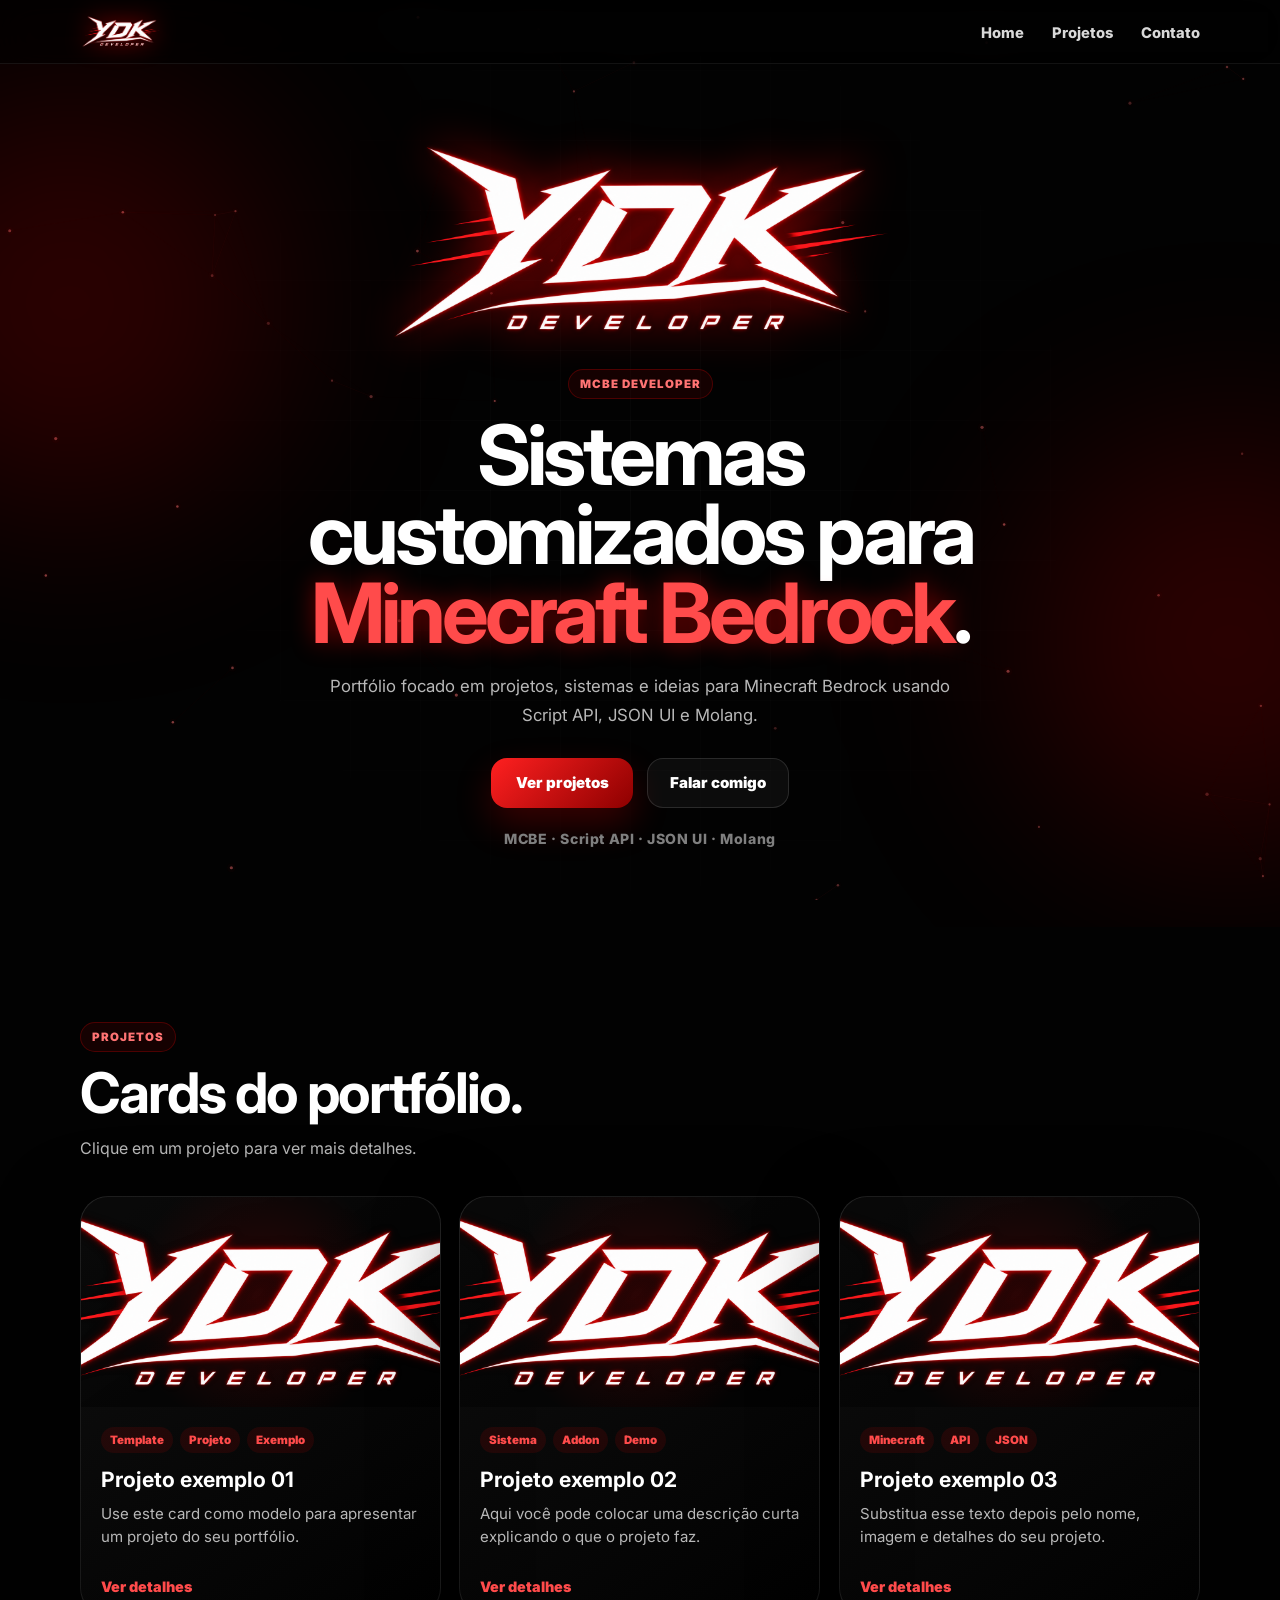
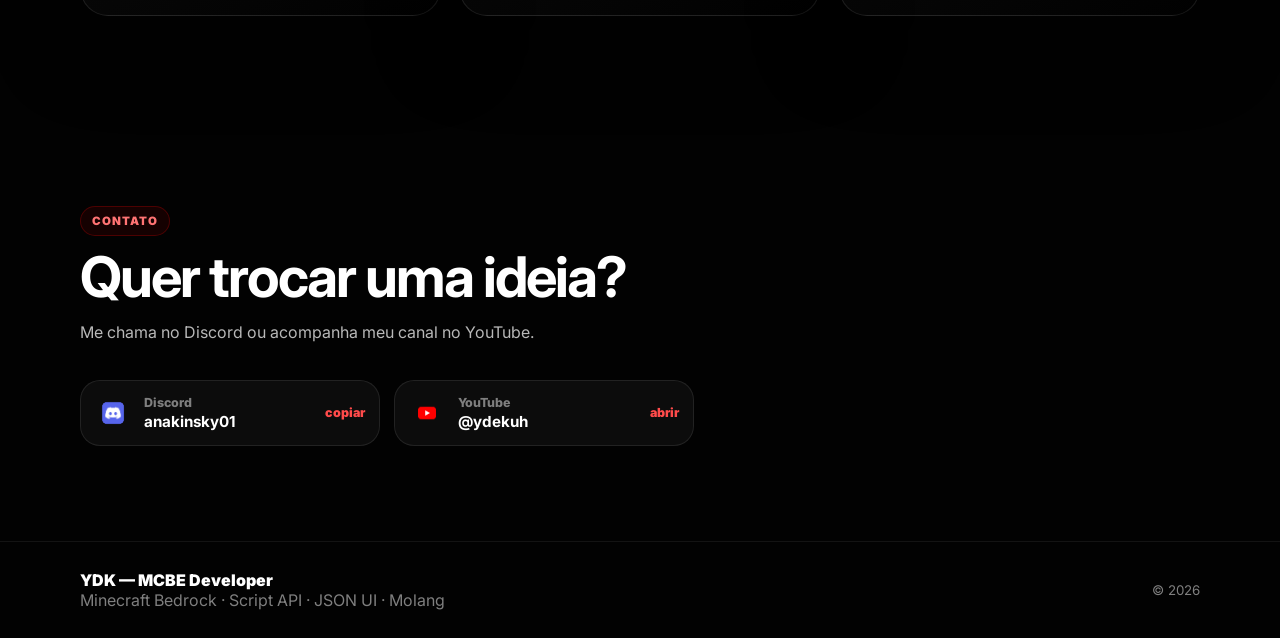
<file: index.html>
<!DOCTYPE html>
<html lang="pt-BR">
<head>
  <meta charset="UTF-8" />
  <meta name="viewport" content="width=device-width, initial-scale=1.0" />

  <title>YDK — MCBE Developer</title>

  <link rel="stylesheet" href="style.css?v=33" />

  <link rel="preconnect" href="https://fonts.googleapis.com" />
  <link rel="preconnect" href="https://fonts.gstatic.com" crossorigin />
  <link
    href="https://fonts.googleapis.com/css2?family=Inter:wght@300;400;500;600;700;800;900&display=swap"
    rel="stylesheet"
  />
</head>

<body>
  <canvas class="constellation-canvas" id="constellationCanvas"></canvas>

  <header class="topbar">
    <nav class="navbar">
      <a href="#home" class="brand">
        <img src="assets/logo.png" alt="YDK Developer" />
      </a>

      <ul class="nav-links" id="navLinks">
        <li><a href="#home">Home</a></li>
        <li><a href="#projects">Projetos</a></li>
        <li><a href="#contact">Contato</a></li>
      </ul>

      <button class="menu-btn" id="menuBtn" aria-label="Abrir menu">
        <span></span>
        <span></span>
        <span></span>
      </button>
    </nav>
  </header>

  <main>
    <section id="home" class="home">
      <div class="background-grid"></div>
      <div class="red-glow glow-one"></div>
      <div class="red-glow glow-two"></div>

      <div class="container home-content reveal">
        <div class="hero-logo-wrap">
          <img src="assets/logo.png" alt="YDK Developer" class="hero-logo" />
        </div>

        <span class="hero-tag">MCBE Developer</span>

        <h1>
          Sistemas customizados para
          <span>Minecraft Bedrock</span>.
        </h1>

        <p class="hero-text">
          Portfólio focado em projetos, sistemas e ideias para Minecraft Bedrock usando Script API, JSON UI e Molang.
        </p>

        <div class="hero-actions">
          <a href="#projects" class="btn primary">Ver projetos</a>
          <a href="#contact" class="btn secondary">Falar comigo</a>
        </div>

        <p class="hero-subtitle">
          MCBE · Script API · JSON UI · Molang
        </p>
      </div>
    </section>

    <section id="projects" class="section projects-section">
      <div class="container">
        <div class="section-header reveal">
          <span class="section-label">Projetos</span>
          <h2>Cards do portfólio.</h2>
          <p>Clique em um projeto para ver mais detalhes.</p>
        </div>

        <div class="projects-grid reveal" id="projectsGrid"></div>
      </div>
    </section>

    <section id="contact" class="section contact-section">
      <div class="container">
        <div class="section-header reveal">
          <span class="section-label">Contato</span>
          <h2>Quer trocar uma ideia?</h2>
          <p>Me chama no Discord ou acompanha meu canal no YouTube.</p>
        </div>

        <div class="contacts reveal">
          <button class="contact-card" id="discord" type="button">
            <img src="assets/discord.png" alt="Discord" class="contact-icon" />

            <div class="contact-info">
              <span>Discord</span>
              <strong>anakinsky01</strong>
            </div>

            <small class="contact-action">copiar</small>
          </button>

          <button class="contact-card" id="youtube" type="button">
            <img src="assets/youtube.png" alt="YouTube" class="contact-icon" />

            <div class="contact-info">
              <span>YouTube</span>
              <strong>@ydekuh</strong>
            </div>

            <small class="contact-action">abrir</small>
          </button>
        </div>
      </div>
    </section>
  </main>

  <div class="project-modal hidden" id="projectModal">
    <div class="modal-backdrop" id="modalBackdrop"></div>

    <article class="modal-card" role="dialog" aria-modal="true">
      <button class="modal-close" id="modalClose" type="button" aria-label="Fechar detalhes">
        ×
      </button>

      <div class="modal-image" id="modalImage"></div>

      <div class="modal-content">
        <span class="modal-status" id="modalStatus">Projeto</span>

        <h2 id="modalTitle">Título do projeto</h2>

        <p id="modalDescription">
          Descrição do projeto.
        </p>

        <div class="modal-tags" id="modalTags"></div>

        <div class="modal-details">
          <h3>Detalhes</h3>
          <p id="modalDetailsText">
            Mais informações sobre o projeto aparecem aqui.
          </p>
        </div>

        <div class="modal-features" id="modalFeatures"></div>

        <a href="#" class="modal-link hidden" id="modalLink" target="_blank" rel="noopener noreferrer">
          Abrir projeto
        </a>
      </div>
    </article>
  </div>

  <footer class="footer">
    <div class="container footer-content">
      <div>
        <p>YDK — MCBE Developer</p>
        <span>Minecraft Bedrock · Script API · JSON UI · Molang</span>
      </div>

      <small>© 2026</small>
    </div>
  </footer>

  <script src="projects-data.js?v=33"></script>
  <script src="script.js?v=33"></script>
</body>
</html>
</file>
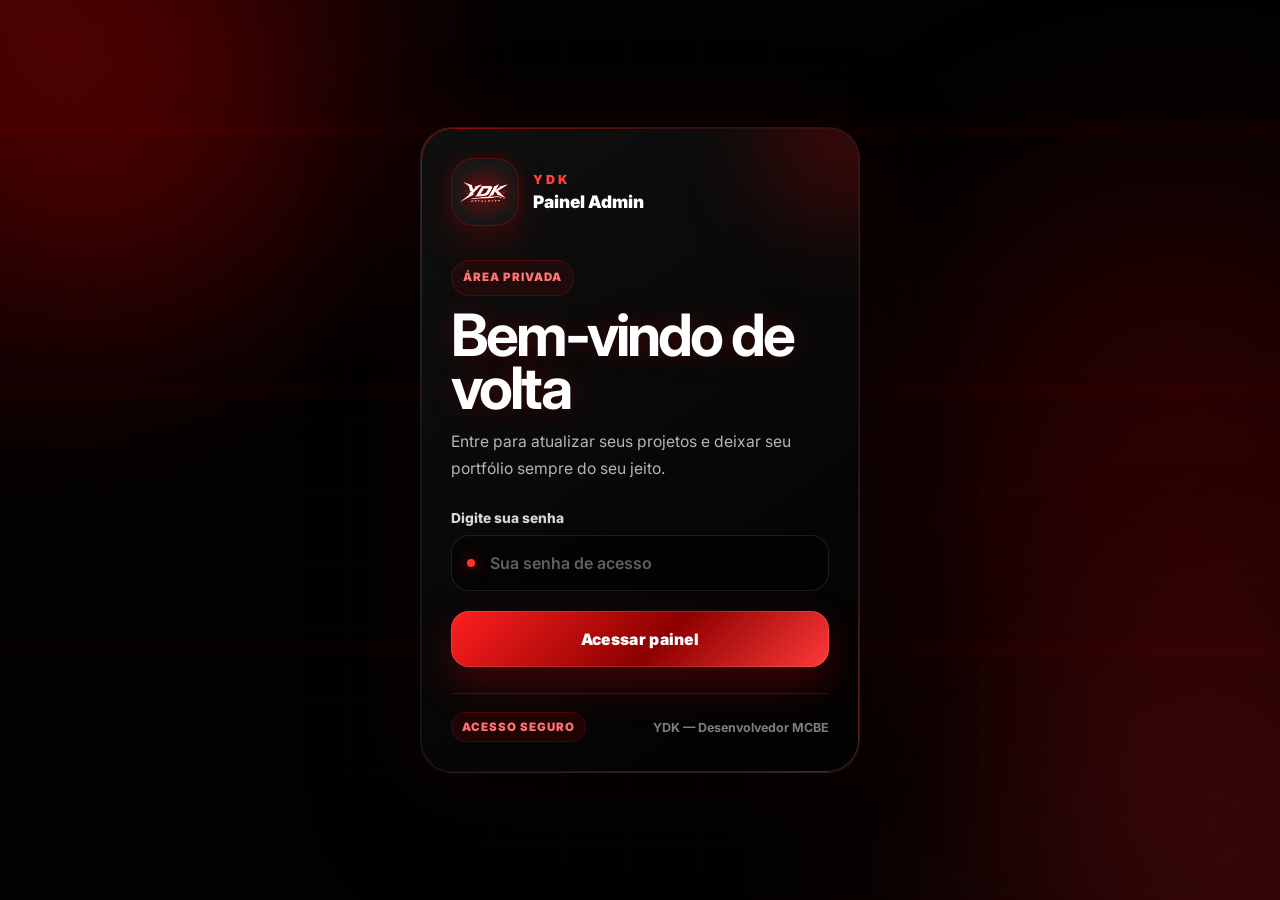
<file: admin.html>
<!DOCTYPE html>
<html lang="pt-BR">
<head>
  <meta charset="UTF-8" />
  <meta name="viewport" content="width=device-width, initial-scale=1.0" />
  <title>Painel Admin | yDeku</title>

  <link rel="stylesheet" href="admin.css?v=32" />

  <link rel="preconnect" href="https://fonts.googleapis.com" />
  <link rel="preconnect" href="https://fonts.gstatic.com" crossorigin />
  <link
    href="https://fonts.googleapis.com/css2?family=Inter:wght@400;500;600;700;800;900&display=swap"
    rel="stylesheet"
  />
</head>

<body>
  <main class="admin-page">
    <section class="login-screen" id="loginScreen">
      <div class="mouse-light" id="mouseLight"></div>
      <div class="scanline"></div>

      <div class="login-bg-blur blur-one"></div>
      <div class="login-bg-blur blur-two"></div>

      <div class="login-card-shell" id="loginCardShell">
        <div class="login-card tilt-card" id="loginCard">
          <div class="card-glow"></div>

          <div class="login-brand">
            <div class="login-logo-box">
              <img src="assets/logo.png" alt="Logo YDK" />
            </div>

            <div>
              <span>YDK</span>
              <strong>Painel Admin</strong>
            </div>
          </div>

          <div class="login-title">
            <p class="login-kicker">Área privada</p>
            <h1>Bem-vindo de volta</h1>
            <p>Entre para atualizar seus projetos e deixar seu portfólio sempre do seu jeito.</p>
          </div>

          <form id="loginForm" class="login-form">
            <div class="login-field">
              <label for="passwordInput">Digite sua senha</label>

              <div class="password-box">
                <input
                  type="password"
                  id="passwordInput"
                  placeholder="Sua senha de acesso"
                  autocomplete="current-password"
                />
              </div>
            </div>

            <button type="submit" class="login-submit">
              Acessar painel
            </button>

            <span class="login-error" id="loginError">
              Opa, essa senha não está certa. Tenta de novo.
            </span>
          </form>

          <div class="login-footer">
            <span>Acesso seguro</span>
            <small>YDK — Desenvolvedor MCBE</small>
          </div>
        </div>
      </div>
    </section>

    <section class="dashboard hidden" id="dashboard">
      <aside class="sidebar dashboard-reveal">
        <div>
          <div class="brand">
            <div class="brand-icon">
              <img src="assets/logo.png" alt="YDK" />
            </div>

            <div class="brand-text">
              <strong>yDeku</strong>
              <span>Gerenciador do site</span>
            </div>
          </div>

          <nav class="menu">
            <a href="#projects" class="active">
              <span>◆</span>
              Meus projetos
            </a>

            <a href="#settings">
              <span>◆</span>
              Ferramentas
            </a>
          </nav>
        </div>

        <div class="sidebar-bottom">
          <div class="admin-status">
            <span></span>
            Tudo pronto
          </div>

          <button class="logout-btn" id="logoutBtn">Sair com segurança</button>
        </div>
      </aside>

      <section class="content">
        <header class="topbar dashboard-reveal">
          <div>
            <span class="page-label">Controle do portfólio</span>
            <h1>Seu painel</h1>
            <p>Adicione, edite e organize os projetos que aparecem no seu site.</p>
          </div>

          <div class="topbar-actions">
            <div class="live-pill">
              <span></span>
              Salvo neste navegador
            </div>

            <a class="site-btn" href="index.html">Abrir meu site</a>
          </div>
        </header>

        <section class="stats-grid dashboard-reveal">
          <div class="stat-card tilt-card">
            <div class="card-glow"></div>
            <span>Total de projetos</span>
            <strong id="projectCount">0</strong>
            <p>cards no seu portfólio</p>
          </div>

          <div class="stat-card tilt-card">
            <div class="card-glow"></div>
            <span>Situação</span>
            <strong>Ativo</strong>
            <p>painel funcionando normalmente</p>
          </div>

          <div class="stat-card tilt-card">
            <div class="card-glow"></div>
            <span>Onde salva</span>
            <strong>Local</strong>
            <p>dados salvos no seu navegador</p>
          </div>
        </section>

        <section class="admin-grid" id="projects">
          <div class="panel form-panel tilt-card dashboard-reveal">
            <div class="card-glow"></div>

            <div class="panel-header">
              <div>
                <span class="panel-label">Editar card</span>
                <h2 id="formTitle">Criar novo projeto</h2>
              </div>

              <p>Coloque as informações que vão aparecer no card e no modal do site.</p>
            </div>

            <form id="projectForm">
              <input type="hidden" id="projectId" />

              <div class="field">
                <label for="projectTitle">Nome do projeto</label>
                <input
                  type="text"
                  id="projectTitle"
                  placeholder="Ex: Parkour Addon"
                  required
                />
              </div>

              <div class="field">
                <label for="projectDescription">Descrição curta</label>
                <textarea
                  id="projectDescription"
                  placeholder="Explique rapidinho o que esse projeto faz."
                  required
                ></textarea>
              </div>

              <div class="field">
                <label for="projectImage">Imagem do card</label>

                <input
                  type="text"
                  id="projectImage"
                  placeholder="Ex: assets/project.png"
                />

                <div class="image-tools">
                  <input
                    type="file"
                    id="projectImageFile"
                    accept="image/*"
                    hidden
                  />

                  <button type="button" class="secondary-btn image-btn" id="chooseImageBtn">
                    Escolher imagem
                  </button>

                  <button type="button" class="danger-btn image-btn" id="clearImageBtn">
                    Remover imagem
                  </button>
                </div>

                <div class="image-preview empty" id="imagePreview">
                  <span>Nenhuma imagem escolhida ainda</span>
                </div>

                <small class="field-hint">
                  Dica: para aparecer para todo mundo no GitHub Pages, use imagens que estejam na pasta assets.
                </small>
              </div>

              <div class="field">
                <label for="projectLink">Link do projeto</label>
                <input
                  type="text"
                  id="projectLink"
                  placeholder="Ex: link do GitHub, vídeo ou página do projeto"
                />
              </div>

              <div class="field">
                <label for="projectTags">Tags do card</label>
                <input
                  type="text"
                  id="projectTags"
                  placeholder="Ex: Minecraft, Script API, JSON"
                />

                <small class="field-hint">
                  Separe cada tag por vírgula.
                </small>
              </div>

              <div class="field">
                <label for="projectStatus">Status do projeto</label>
                <input
                  type="text"
                  id="projectStatus"
                  placeholder="Ex: Template, Em desenvolvimento, Finalizado"
                />
              </div>

              <div class="field">
                <label for="projectDetails">Detalhes do projeto</label>
                <textarea
                  id="projectDetails"
                  placeholder="Explique melhor o projeto, as mecânicas, objetivo e o que ele tem de especial."
                ></textarea>
              </div>

              <div class="field">
                <label for="projectFeatures">Pontos fortes</label>
                <input
                  type="text"
                  id="projectFeatures"
                  placeholder="Ex: Sistema editável, Animações, UI personalizada"
                />

                <small class="field-hint">
                  Separe cada ponto por vírgula.
                </small>
              </div>

              <div class="form-actions">
                <button type="submit" class="primary-btn" id="saveBtn">
                  Salvar alterações
                </button>

                <button type="button" class="secondary-btn" id="cancelEditBtn">
                  Cancelar edição
                </button>
              </div>
            </form>
          </div>

          <div class="panel list-panel dashboard-reveal">
            <div class="panel-header">
              <div>
                <span class="panel-label">Projetos salvos</span>
                <h2>Cards do portfólio</h2>
              </div>

              <p>Edite, exclua ou mude a ordem dos projetos quando quiser.</p>
            </div>

            <div class="project-list" id="projectList"></div>

            <div class="empty-state hidden" id="emptyState">
              <h3>Ainda não tem nenhum projeto</h3>
              <p>Crie seu primeiro card usando o formulário ao lado.</p>
            </div>
          </div>
        </section>

        <section class="panel settings-panel tilt-card dashboard-reveal" id="settings">
          <div class="card-glow"></div>

          <div class="panel-header">
            <div>
              <span class="panel-label">Backup e reset</span>
              <h2>Ferramentas rápidas</h2>
            </div>

            <p>Use essas opções para copiar seus dados ou voltar tudo ao padrão.</p>
          </div>

          <div class="settings-actions">
            <button class="secondary-btn" id="exportBtn">Copiar dados salvos</button>
            <button class="danger-btn" id="clearBtn">Resetar projetos</button>
          </div>

          <textarea
            id="exportOutput"
            class="export-output"
            readonly
            placeholder="Quando você exportar, os dados dos projetos vão aparecer aqui..."
          ></textarea>
        </section>
      </section>
    </section>
  </main>

  <script src="projects-data.js?v=32"></script>
  <script src="admin.js?v=32"></script>
</body>
</html>
</file>
<file: style.css>
* {
  margin: 0;
  padding: 0;
  box-sizing: border-box;
}

:root {
  --bg: #020202;
  --card: rgba(255, 255, 255, 0.045);
  --border: rgba(255, 255, 255, 0.09);
  --border-red: rgba(255, 0, 0, 0.32);
  --text: #ffffff;
  --muted: #b8b8b8;
  --muted-2: #7f7f7f;
  --red: #ff2020;
  --red-2: #ff4b4b;
  --red-soft: rgba(255, 0, 0, 0.12);
  --radius: 24px;
  --shadow: 0 24px 80px rgba(0, 0, 0, 0.55);
}

html {
  scroll-behavior: smooth;
}

body {
  min-height: 100vh;
  font-family: "Inter", Arial, sans-serif;
  background: var(--bg);
  color: var(--text);
  overflow-x: hidden;
}

body.modal-open {
  overflow: hidden;
}

a {
  color: inherit;
  text-decoration: none;
}

button {
  font-family: inherit;
}

img {
  max-width: 100%;
  display: block;
}

.container {
  width: min(1120px, calc(100% - 40px));
  margin: 0 auto;
}

.hidden {
  display: none !important;
}

/* BACKGROUND */

.constellation-canvas {
  position: fixed;
  inset: 0;
  z-index: -3;
  width: 100%;
  height: 100%;
  background: #020202;
}

.background-grid {
  position: absolute;
  inset: 0;
  z-index: -2;
  background-image:
    linear-gradient(rgba(255, 255, 255, 0.025) 1px, transparent 1px),
    linear-gradient(90deg, rgba(255, 255, 255, 0.025) 1px, transparent 1px);
  background-size: 70px 70px;
  mask-image: radial-gradient(circle at center, black 0%, transparent 72%);
  pointer-events: none;
}

.red-glow {
  position: absolute;
  z-index: -1;
  border-radius: 999px;
  background: rgba(255, 0, 0, 0.17);
  filter: blur(100px);
  pointer-events: none;
}

.glow-one {
  width: 420px;
  height: 420px;
  top: 10%;
  left: -140px;
}

.glow-two {
  width: 420px;
  height: 420px;
  right: -160px;
  bottom: 8%;
}

/* HEADER */

.topbar {
  position: fixed;
  inset: 0 0 auto 0;
  z-index: 100;
  padding: 14px 0;
  background: rgba(0, 0, 0, 0.48);
  backdrop-filter: blur(18px);
  border-bottom: 1px solid rgba(255, 255, 255, 0.07);
}

.navbar {
  width: min(1120px, calc(100% - 40px));
  margin: 0 auto;
  display: flex;
  align-items: center;
  justify-content: space-between;
}

.brand img {
  width: 82px;
  height: auto;
  object-fit: contain;
  filter: drop-shadow(0 0 12px rgba(255, 0, 0, 0.48));
}

.nav-links {
  display: flex;
  align-items: center;
  gap: 28px;
  list-style: none;
}

.nav-links a {
  color: #d8d8d8;
  font-size: 0.92rem;
  font-weight: 800;
  transition: 0.25s ease;
}

.nav-links a:hover {
  color: var(--red-2);
  text-shadow: 0 0 12px rgba(255, 0, 0, 0.7);
}

.menu-btn {
  display: none;
  width: 44px;
  height: 44px;
  border: 1px solid rgba(255, 0, 0, 0.32);
  border-radius: 14px;
  background: rgba(255, 255, 255, 0.04);
  align-items: center;
  justify-content: center;
  flex-direction: column;
  gap: 5px;
  cursor: pointer;
}

.menu-btn span {
  width: 20px;
  height: 2px;
  border-radius: 999px;
  background: #fff;
  transition: 0.25s ease;
}

.menu-btn.active span:nth-child(1) {
  transform: translateY(7px) rotate(45deg);
}

.menu-btn.active span:nth-child(2) {
  opacity: 0;
}

.menu-btn.active span:nth-child(3) {
  transform: translateY(-7px) rotate(-45deg);
}

/* HOME */

.home {
  position: relative;
  min-height: 100vh;
  padding: 130px 0 80px;
  display: grid;
  place-items: center;
  overflow: hidden;
}

.home-content {
  text-align: center;
  display: grid;
  justify-items: center;
}

.hero-logo {
  width: min(520px, 86vw);
  max-height: 300px;
  object-fit: contain;
  margin-bottom: 16px;
  filter: drop-shadow(0 0 22px rgba(255, 0, 0, 0.5));
  animation: logoFloat 4.2s ease-in-out infinite;
}

@keyframes logoFloat {
  0%, 100% {
    transform: translateY(0);
  }

  50% {
    transform: translateY(-10px);
  }
}

.hero-tag,
.section-label,
.project-badge,
.modal-status {
  display: inline-flex;
  width: fit-content;
  padding: 7px 11px;
  border-radius: 999px;
  border: 1px solid rgba(255, 0, 0, 0.24);
  background: rgba(255, 0, 0, 0.08);
  color: #ff7373;
  font-size: 0.72rem;
  font-weight: 900;
  text-transform: uppercase;
  letter-spacing: 1px;
}

.home h1 {
  max-width: 820px;
  margin-top: 16px;
  font-size: clamp(2.4rem, 7vw, 5.2rem);
  line-height: 0.95;
  letter-spacing: -4px;
}

.home h1 span {
  color: var(--red-2);
  text-shadow: 0 0 24px rgba(255, 0, 0, 0.45);
}

.hero-text {
  max-width: 650px;
  margin-top: 20px;
  color: var(--muted);
  font-size: 1.05rem;
  line-height: 1.7;
}

.hero-actions {
  margin-top: 28px;
  display: flex;
  align-items: center;
  justify-content: center;
  gap: 14px;
  flex-wrap: wrap;
}

.btn {
  min-width: 142px;
  height: 50px;
  padding: 0 20px;
  display: inline-flex;
  align-items: center;
  justify-content: center;
  border-radius: 16px;
  font-size: 0.94rem;
  font-weight: 900;
  transition: 0.25s ease;
}

.btn.primary {
  background: linear-gradient(135deg, #ff2020, #8d0000);
  color: #fff;
  box-shadow: 0 16px 36px rgba(255, 0, 0, 0.22);
}

.btn.secondary {
  border: 1px solid rgba(255, 255, 255, 0.12);
  background: rgba(255, 255, 255, 0.045);
  color: #fff;
}

.btn:hover {
  transform: translateY(-3px);
  filter: brightness(1.08);
}

.hero-subtitle {
  margin-top: 22px;
  color: var(--muted-2);
  font-size: 0.88rem;
  font-weight: 800;
  letter-spacing: 0.6px;
}

/* SECTIONS */

.section {
  padding: 95px 0;
}

.section-header {
  max-width: 720px;
  margin-bottom: 34px;
}

.section-header h2 {
  margin-top: 13px;
  font-size: clamp(2rem, 5vw, 3.5rem);
  line-height: 1;
  letter-spacing: -2px;
}

.section-header p {
  margin-top: 14px;
  color: var(--muted);
  line-height: 1.7;
}

/* SERVICES */

.services-grid {
  display: grid;
  grid-template-columns: repeat(3, 1fr);
  gap: 18px;
}

.service-card {
  padding: 24px;
  border-radius: var(--radius);
  border: 1px solid var(--border);
  background:
    linear-gradient(145deg, rgba(255, 255, 255, 0.055), rgba(0, 0, 0, 0.32));
  box-shadow: var(--shadow);
  transition: 0.25s ease;
}

.service-card span {
  color: var(--red-2);
  font-weight: 900;
  font-size: 0.84rem;
}

.service-card h3 {
  margin-top: 18px;
  font-size: 1.25rem;
}

.service-card p {
  margin-top: 10px;
  color: var(--muted);
  line-height: 1.65;
}

.service-card:hover {
  transform: translateY(-8px);
  border-color: rgba(255, 0, 0, 0.25);
  box-shadow: 0 28px 80px rgba(255, 0, 0, 0.08);
}

/* PROJECTS */

.projects-grid {
  display: grid;
  grid-template-columns: repeat(3, 1fr);
  gap: 18px;
}

.project-card {
  position: relative;
  overflow: hidden;
  min-height: 420px;
  display: flex;
  flex-direction: column;
  border-radius: 28px;
  border: 1px solid var(--border);
  background:
    linear-gradient(145deg, rgba(255, 255, 255, 0.055), rgba(0, 0, 0, 0.34));
  box-shadow: var(--shadow);
  cursor: pointer;
  transition: 0.25s ease;
}

.project-card:hover {
  transform: translateY(-8px);
  border-color: rgba(255, 0, 0, 0.32);
  box-shadow: 0 30px 90px rgba(255, 0, 0, 0.12);
}

.project-image {
  height: 210px;
  background:
    radial-gradient(circle at center, rgba(255, 0, 0, 0.16), transparent 64%),
    rgba(0, 0, 0, 0.42);
  display: grid;
  place-items: center;
  overflow: hidden;
}

.project-image img {
  width: 100%;
  height: 100%;
  object-fit: cover;
}

.project-image span {
  color: var(--red-2);
  font-size: 2.4rem;
  font-weight: 900;
}

.project-content {
  flex: 1;
  padding: 20px;
  display: flex;
  flex-direction: column;
}

.project-tags {
  display: flex;
  flex-wrap: wrap;
  gap: 7px;
  margin-bottom: 14px;
}

.project-tags span,
.modal-tags span,
.modal-features span {
  display: inline-flex;
  padding: 6px 9px;
  border-radius: 999px;
  background: rgba(255, 0, 0, 0.1);
  color: var(--red-2);
  font-size: 0.72rem;
  font-weight: 900;
}

.project-content h3 {
  font-size: 1.32rem;
  margin-bottom: 10px;
}

.project-content p {
  color: var(--muted);
  line-height: 1.55;
  font-size: 0.94rem;
}

.project-action {
  margin-top: auto;
  padding-top: 20px;
  color: var(--red-2);
  font-weight: 900;
  font-size: 0.9rem;
}

/* CONTACT */

.contacts {
  display: flex;
  gap: 14px;
  flex-wrap: wrap;
}

.contact-card {
  width: min(100%, 300px);
  padding: 14px;
  border: 1px solid var(--border);
  border-radius: 20px;
  background: rgba(255, 255, 255, 0.045);
  color: #fff;
  display: flex;
  align-items: center;
  gap: 13px;
  cursor: pointer;
  transition: 0.25s ease;
  text-align: left;
}

.contact-card:hover {
  transform: translateY(-5px);
  border-color: rgba(255, 0, 0, 0.28);
  box-shadow: 0 20px 50px rgba(255, 0, 0, 0.08);
}

.contact-icon {
  width: 36px;
  height: 36px;
  object-fit: contain;
}

.contact-info {
  flex: 1;
  min-width: 0;
}

.contact-info span {
  display: block;
  color: var(--muted-2);
  font-size: 0.78rem;
  font-weight: 800;
}

.contact-info strong {
  display: block;
  margin-top: 2px;
  font-size: 0.95rem;
  overflow: hidden;
  text-overflow: ellipsis;
}

.contact-action {
  color: var(--red-2);
  font-size: 0.78rem;
  font-weight: 900;
}

/* MODAL */

.project-modal {
  position: fixed;
  inset: 0;
  z-index: 500;
  display: grid;
  place-items: center;
  padding: 22px;
}

.modal-backdrop {
  position: absolute;
  inset: 0;
  background: rgba(0, 0, 0, 0.72);
  backdrop-filter: blur(12px);
}

.modal-card {
  position: relative;
  z-index: 1;
  width: min(920px, 100%);
  max-height: min(720px, calc(100vh - 44px));
  overflow: auto;
  display: grid;
  grid-template-columns: 42% 1fr;
  border-radius: 30px;
  border: 1px solid rgba(255, 255, 255, 0.1);
  background:
    linear-gradient(145deg, rgba(18, 18, 18, 0.96), rgba(0, 0, 0, 0.94));
  box-shadow: 0 40px 120px rgba(0, 0, 0, 0.7);
  animation: modalIn 0.28s ease both;
}

@keyframes modalIn {
  from {
    opacity: 0;
    transform: translateY(18px) scale(0.98);
  }

  to {
    opacity: 1;
    transform: translateY(0) scale(1);
  }
}

.modal-close {
  position: absolute;
  top: 14px;
  right: 14px;
  z-index: 3;
  width: 42px;
  height: 42px;
  border: 1px solid rgba(255, 255, 255, 0.12);
  border-radius: 14px;
  background: rgba(0, 0, 0, 0.5);
  color: #fff;
  font-size: 1.6rem;
  cursor: pointer;
}

.modal-image {
  min-height: 100%;
  background:
    radial-gradient(circle at center, rgba(255, 0, 0, 0.16), transparent 65%),
    rgba(0, 0, 0, 0.45);
  display: grid;
  place-items: center;
  overflow: hidden;
}

.modal-image img {
  width: 100%;
  height: 100%;
  min-height: 420px;
  object-fit: cover;
}

.modal-image span {
  color: var(--red-2);
  font-size: 4rem;
  font-weight: 900;
}

.modal-content {
  padding: 34px;
}

.modal-content h2 {
  margin-top: 16px;
  font-size: clamp(2rem, 5vw, 3rem);
  line-height: 1;
  letter-spacing: -2px;
}

.modal-content > p {
  margin-top: 16px;
  color: var(--muted);
  line-height: 1.7;
}

.modal-tags,
.modal-features {
  margin-top: 18px;
  display: flex;
  flex-wrap: wrap;
  gap: 8px;
}

.modal-details {
  margin-top: 24px;
  padding: 18px;
  border: 1px solid var(--border);
  border-radius: 20px;
  background: rgba(255, 255, 255, 0.035);
}

.modal-details h3 {
  margin-bottom: 8px;
}

.modal-details p {
  color: var(--muted);
  line-height: 1.65;
}

.modal-link {
  width: fit-content;
  margin-top: 24px;
  height: 48px;
  padding: 0 18px;
  display: inline-flex;
  align-items: center;
  border-radius: 16px;
  background: linear-gradient(135deg, #ff2020, #8d0000);
  color: #fff;
  font-weight: 900;
}

/* FOOTER */

.footer {
  padding: 28px 0;
  border-top: 1px solid rgba(255, 255, 255, 0.07);
}

.footer-content {
  display: flex;
  align-items: center;
  justify-content: space-between;
  gap: 18px;
  color: var(--muted);
}

.footer-content p {
  color: #fff;
  font-weight: 900;
}

.footer-content span,
.footer-content small {
  color: var(--muted-2);
}

/* REVEAL */

.reveal {
  opacity: 0;
  transform: translateY(28px);
  transition:
    opacity 0.75s cubic-bezier(0.22, 1, 0.36, 1),
    transform 0.75s cubic-bezier(0.22, 1, 0.36, 1);
  transition-delay: var(--reveal-delay, 0ms);
}

.reveal.active {
  opacity: 1;
  transform: translateY(0);
}

/* MOBILE */

@media (max-width: 900px) {
  .menu-btn {
    display: flex;
  }

  .nav-links {
    position: fixed;
    top: 76px;
    right: 20px;
    width: min(240px, calc(100vw - 40px));
    padding: 18px;
    border-radius: 20px;
    border: 1px solid rgba(255, 0, 0, 0.22);
    background: rgba(6, 6, 6, 0.94);
    backdrop-filter: blur(16px);
    flex-direction: column;
    align-items: flex-start;
    gap: 15px;
    opacity: 0;
    pointer-events: none;
    transform: translateY(-10px);
    transition: 0.25s ease;
  }

  .nav-links.active {
    opacity: 1;
    pointer-events: auto;
    transform: translateY(0);
  }

  .services-grid,
  .projects-grid {
    grid-template-columns: 1fr;
  }

  .modal-card {
    grid-template-columns: 1fr;
  }

  .modal-image {
    min-height: 230px;
  }

  .modal-image img {
    min-height: 230px;
  }
}

@media (max-width: 640px) {
  .container,
  .navbar {
    width: min(100% - 28px, 1120px);
  }

  .topbar {
    padding: 12px 0;
  }

  .brand img {
    width: 70px;
  }

  .home {
    min-height: auto;
    padding: 120px 0 70px;
  }

  .hero-logo {
    width: min(360px, 92vw);
    max-height: 220px;
    margin-bottom: 12px;
  }

  .home h1 {
    font-size: clamp(2.2rem, 13vw, 3.7rem);
    letter-spacing: -2.4px;
  }

  .hero-text {
    font-size: 0.98rem;
  }

  .hero-actions {
    width: 100%;
  }

  .btn {
    width: 100%;
    max-width: 270px;
  }

  .section {
    padding: 72px 0;
  }

  .section-header {
    margin-bottom: 24px;
  }

  .section-header h2 {
    letter-spacing: -1.3px;
  }

  .service-card,
  .project-card {
    border-radius: 22px;
  }

  .project-card {
    min-height: auto;
  }

  .project-image {
    height: 190px;
  }

  .contacts {
    display: grid;
    grid-template-columns: 1fr;
  }

  .contact-card {
    width: 100%;
  }

  .project-modal {
    padding: 14px;
  }

  .modal-card {
    max-height: calc(100vh - 28px);
    border-radius: 24px;
  }

  .modal-content {
    padding: 24px;
  }

  .modal-content h2 {
    letter-spacing: -1.3px;
  }

  .footer-content {
    align-items: flex-start;
    flex-direction: column;
  }
}

/* REMOVE HOVER PESADO NO CELULAR */

@media (hover: none), (pointer: coarse) {
  .btn:hover,
  .service-card:hover,
  .project-card:hover,
  .contact-card:hover,
  .site-btn:hover,
  .modal-link:hover {
    transform: none !important;
    filter: none !important;
    box-shadow: inherit;
  }

  .project-card,
  .service-card,
  .contact-card,
  .btn {
    transition: border-color 0.2s ease, background 0.2s ease;
  }

  .hero-logo {
    animation: none;
  }
}
@keyframes projectCardIn {
  from {
    opacity: 0;
    transform: translateY(26px) scale(0.96);
  }

  to {
    opacity: 1;
    transform: translateY(0) scale(1);
  }
}

.project-card-ready {
  opacity: 0;
  animation: projectCardIn 0.72s cubic-bezier(0.22, 1, 0.36, 1) forwards;
}
</file>
<file: admin.css>
* {
  margin: 0;
  padding: 0;
  box-sizing: border-box;
}

:root {
  --bg: #020202;
  --card: rgba(12, 12, 12, 0.78);
  --card-2: rgba(20, 20, 20, 0.7);
  --border: rgba(255, 255, 255, 0.09);
  --border-red: rgba(255, 0, 0, 0.25);
  --text: #ffffff;
  --muted: #b6b6b6;
  --muted-2: #7d7d7d;
  --primary: #ff2020;
  --primary-2: #ff4b4b;
  --primary-3: #ff7373;
  --danger-2: #ff6b6b;
  --success: #34d399;
  --radius: 24px;
  --shadow: 0 26px 90px rgba(0, 0, 0, 0.58);
}

html {
  scroll-behavior: smooth;
}

body {
  min-height: 100vh;
  font-family: "Inter", Arial, sans-serif;
  background:
    radial-gradient(circle at top left, rgba(255, 0, 0, 0.18), transparent 34%),
    radial-gradient(circle at bottom right, rgba(255, 35, 35, 0.11), transparent 36%),
    #020202;
  color: var(--text);
  overflow-x: hidden;
}

body::before {
  content: "";
  position: fixed;
  inset: 0;
  z-index: -3;
  background-image:
    linear-gradient(rgba(255, 255, 255, 0.025) 1px, transparent 1px),
    linear-gradient(90deg, rgba(255, 255, 255, 0.025) 1px, transparent 1px);
  background-size: 70px 70px;
  mask-image: radial-gradient(circle at center, black 0%, transparent 76%);
  pointer-events: none;
}

body::after {
  content: "";
  position: fixed;
  width: 520px;
  height: 520px;
  right: -160px;
  top: 20%;
  z-index: -2;
  border-radius: 999px;
  background: rgba(255, 0, 0, 0.15);
  filter: blur(115px);
  pointer-events: none;
}

button,
input,
textarea {
  font-family: inherit;
}

button {
  cursor: pointer;
}

a {
  color: inherit;
  text-decoration: none;
}

img {
  max-width: 100%;
  display: block;
}

.hidden {
  display: none !important;
}

/* EFEITOS */

.tilt-card,
.project-item {
  transform-style: preserve-3d;
  transform: perspective(1100px) rotateX(0deg) rotateY(0deg) scale(1);
  transition:
    transform 0.16s ease,
    box-shadow 0.25s ease,
    border-color 0.25s ease;
  will-change: transform;
}

.card-glow {
  position: absolute;
  inset: 0;
  z-index: 0;
  border-radius: inherit;
  pointer-events: none;
  opacity: 0;
  background:
    radial-gradient(
      360px circle at var(--glow-x, 50%) var(--glow-y, 50%),
      rgba(255, 0, 0, 0.23),
      rgba(255, 0, 0, 0.08) 28%,
      transparent 66%
    );
  transition: opacity 0.25s ease;
}

.tilt-card:hover .card-glow,
.project-item:hover .card-glow {
  opacity: 1;
}

@keyframes cardEnter {
  from {
    opacity: 0;
    transform: translateY(28px) scale(0.96);
  }

  to {
    opacity: 1;
    transform: translateY(0) scale(1);
  }
}

@keyframes wrongShake {
  0%, 100% {
    transform: translateX(0);
  }

  20% {
    transform: translateX(-10px) rotateZ(-1deg);
  }

  40% {
    transform: translateX(10px) rotateZ(1deg);
  }

  60% {
    transform: translateX(-7px) rotateZ(-0.8deg);
  }

  80% {
    transform: translateX(7px) rotateZ(0.8deg);
  }
}

.shake {
  animation: wrongShake 0.42s ease;
}

/* LOGIN */

.login-screen {
  position: relative;
  min-height: 100vh;
  display: grid;
  place-items: center;
  padding: 24px;
  overflow: hidden;
  isolation: isolate;
}

.login-screen::before {
  content: "";
  position: absolute;
  inset: 0;
  z-index: -4;
  background-image:
    linear-gradient(rgba(255, 255, 255, 0.025) 1px, transparent 1px),
    linear-gradient(90deg, rgba(255, 255, 255, 0.025) 1px, transparent 1px);
  background-size: 70px 70px;
  mask-image: radial-gradient(circle at center, black 0%, transparent 72%);
  pointer-events: none;
}

.mouse-light {
  position: fixed;
  left: var(--mouse-x, 50%);
  top: var(--mouse-y, 50%);
  width: 440px;
  height: 440px;
  border-radius: 999px;
  background: radial-gradient(circle, rgba(255, 0, 0, 0.18), transparent 62%);
  filter: blur(28px);
  transform: translate(-50%, -50%);
  pointer-events: none;
  z-index: -2;
  opacity: 0.9;
  transition: opacity 0.25s ease;
}

.scanline {
  position: absolute;
  inset: 0;
  z-index: -1;
  pointer-events: none;
  background: linear-gradient(
    to bottom,
    transparent,
    transparent 45%,
    rgba(255, 0, 0, 0.075),
    transparent 55%,
    transparent
  );
  background-size: 100% 260px;
  animation: scanMove 5s linear infinite;
  opacity: 0.48;
}

@keyframes scanMove {
  from {
    background-position: 0 -260px;
  }

  to {
    background-position: 0 260px;
  }
}

.login-bg-blur {
  position: absolute;
  border-radius: 999px;
  pointer-events: none;
  z-index: -3;
}

.blur-one {
  width: 420px;
  height: 420px;
  top: -120px;
  left: -100px;
  background: rgba(255, 0, 0, 0.18);
  filter: blur(95px);
  animation: loginFloatOne 7s ease-in-out infinite alternate;
}

.blur-two {
  width: 380px;
  height: 380px;
  right: -110px;
  bottom: -120px;
  background: rgba(255, 35, 35, 0.13);
  filter: blur(100px);
  animation: loginFloatTwo 8s ease-in-out infinite alternate;
}

@keyframes loginFloatOne {
  from {
    transform: translate3d(0, 0, 0) scale(1);
  }

  to {
    transform: translate3d(35px, 28px, 0) scale(1.08);
  }
}

@keyframes loginFloatTwo {
  from {
    transform: translate3d(0, 0, 0) scale(1);
  }

  to {
    transform: translate3d(-32px, -25px, 0) scale(1.06);
  }
}

.login-card-shell {
  width: min(100%, 440px);
  animation: cardEnter 0.8s cubic-bezier(0.22, 1, 0.36, 1) both;
}

.login-card {
  width: 100%;
  position: relative;
  padding: 30px;
  border-radius: 32px;
  border: 1px solid rgba(255, 255, 255, 0.09);
  background:
    linear-gradient(145deg, rgba(16, 16, 16, 0.9), rgba(0, 0, 0, 0.78)),
    rgba(8, 8, 8, 0.88);
  backdrop-filter: blur(24px);
  box-shadow:
    0 34px 100px rgba(0, 0, 0, 0.78),
    0 0 0 1px rgba(255, 255, 255, 0.035) inset,
    0 0 90px rgba(255, 0, 0, 0.1);
  overflow: hidden;
}

.login-card::before {
  content: "";
  position: absolute;
  inset: 0;
  padding: 1px;
  border-radius: inherit;
  background:
    linear-gradient(
      135deg,
      rgba(255, 0, 0, 0.6),
      transparent 30%,
      transparent 63%,
      rgba(255, 75, 75, 0.35)
    );
  mask:
    linear-gradient(#000 0 0) content-box,
    linear-gradient(#000 0 0);
  mask-composite: exclude;
  pointer-events: none;
}

.login-card::after {
  content: "";
  position: absolute;
  width: 180px;
  height: 180px;
  right: -80px;
  top: -80px;
  border-radius: 999px;
  background: rgba(255, 0, 0, 0.18);
  filter: blur(45px);
  pointer-events: none;
}

.login-brand,
.login-title,
.login-form,
.login-footer {
  position: relative;
  z-index: 1;
}

.login-brand {
  display: flex;
  align-items: center;
  gap: 14px;
  margin-bottom: 34px;
}

.login-logo-box {
  width: 68px;
  height: 68px;
  border-radius: 23px;
  display: grid;
  place-items: center;
  overflow: hidden;
  background:
    radial-gradient(circle at center, rgba(255, 0, 0, 0.2), transparent 64%),
    rgba(255, 255, 255, 0.04);
  border: 1px solid rgba(255, 0, 0, 0.28);
  box-shadow:
    0 18px 42px rgba(255, 0, 0, 0.16),
    0 0 0 7px rgba(255, 0, 0, 0.04);
}

.login-logo-box img {
  width: 82%;
  height: 82%;
  object-fit: contain;
  filter: drop-shadow(0 0 12px rgba(255, 0, 0, 0.55));
}

.login-brand span {
  display: block;
  color: #ff4040;
  font-size: 0.78rem;
  font-weight: 900;
  letter-spacing: 3px;
  text-transform: uppercase;
  margin-bottom: 4px;
}

.login-brand strong {
  display: block;
  color: #fff;
  font-size: 1.08rem;
  font-weight: 900;
}

.login-title {
  margin-bottom: 28px;
}

.login-kicker {
  width: fit-content;
  margin-bottom: 12px;
  padding: 7px 11px;
  border-radius: 999px;
  border: 1px solid rgba(255, 0, 0, 0.22);
  background: rgba(255, 0, 0, 0.08);
  color: var(--primary-3) !important;
  font-size: 0.72rem !important;
  font-weight: 900;
  text-transform: uppercase;
  letter-spacing: 1px;
}

.login-title h1 {
  font-size: clamp(2.35rem, 8vw, 3.65rem);
  line-height: 0.92;
  letter-spacing: -3px;
  margin-bottom: 14px;
  text-shadow: 0 0 28px rgba(255, 0, 0, 0.22);
}

.login-title p {
  color: var(--muted);
  line-height: 1.7;
  font-size: 0.98rem;
}

.login-form {
  display: grid;
  gap: 14px;
}

.login-field {
  display: grid;
  gap: 9px;
}

.login-field label {
  color: #d6d6d6;
  font-size: 0.86rem;
  font-weight: 800;
}

.password-box {
  position: relative;
}

.password-box::before {
  content: "";
  position: absolute;
  left: 16px;
  top: 50%;
  width: 8px;
  height: 8px;
  border-radius: 50%;
  background: #ff3030;
  transform: translateY(-50%);
  box-shadow: 0 0 16px rgba(255, 0, 0, 0.9);
  z-index: 2;
}

.password-box input {
  width: 100%;
  height: 56px;
  padding: 0 18px 0 38px;
  border-radius: 18px;
  border: 1px solid rgba(255, 255, 255, 0.1);
  outline: none;
  background: rgba(0, 0, 0, 0.46);
  color: #fff;
  font-size: 1rem;
  font-weight: 700;
  transition: 0.25s ease;
}

.password-box input::placeholder {
  color: rgba(190, 190, 190, 0.5);
  font-weight: 600;
}

.password-box input:focus {
  border-color: rgba(255, 0, 0, 0.68);
  box-shadow:
    0 0 0 4px rgba(255, 0, 0, 0.1),
    0 18px 38px rgba(0, 0, 0, 0.34);
  transform: translateY(-1px);
}

.login-submit {
  position: relative;
  height: 56px;
  margin-top: 6px;
  border: none;
  border-radius: 18px;
  overflow: hidden;
  background:
    linear-gradient(135deg, #ff2020, #8d0000 55%, #ff3939);
  color: #fff;
  font-size: 0.98rem;
  font-weight: 900;
  letter-spacing: 0.3px;
  box-shadow:
    0 18px 42px rgba(255, 0, 0, 0.24),
    0 0 0 1px rgba(255, 255, 255, 0.12) inset;
  transition: 0.25s ease;
}

.login-submit::before {
  content: "";
  position: absolute;
  inset: 0;
  left: -85%;
  width: 65%;
  background: linear-gradient(90deg, transparent, rgba(255, 255, 255, 0.25), transparent);
  transform: skewX(-18deg);
  transition: 0.6s ease;
}

.login-submit:hover {
  transform: translateY(-3px);
  filter: brightness(1.08);
  box-shadow:
    0 24px 58px rgba(255, 0, 0, 0.34),
    0 0 0 1px rgba(255, 255, 255, 0.16) inset;
}

.login-submit:hover::before {
  left: 125%;
}

.login-submit:active {
  transform: translateY(-1px) scale(0.99);
}

.login-error {
  display: none;
  padding: 12px 14px;
  border: 1px solid rgba(255, 80, 80, 0.26);
  border-radius: 15px;
  background: rgba(239, 68, 68, 0.08);
  color: #ff7676;
  font-size: 0.9rem;
  font-weight: 800;
}

.login-error.show {
  display: block;
}

.login-footer {
  display: flex;
  align-items: center;
  justify-content: space-between;
  gap: 14px;
  margin-top: 26px;
  padding-top: 18px;
  border-top: 1px solid rgba(255, 255, 255, 0.08);
}

.login-footer span {
  display: inline-flex;
  padding: 7px 10px;
  border-radius: 999px;
  background: rgba(255, 0, 0, 0.1);
  border: 1px solid rgba(255, 0, 0, 0.22);
  color: #ff7070;
  font-size: 0.72rem;
  font-weight: 900;
  text-transform: uppercase;
  letter-spacing: 1px;
}

.login-footer small {
  color: var(--muted-2);
  font-size: 0.78rem;
  font-weight: 700;
}

/* DASHBOARD */

.dashboard {
  min-height: 100vh;
  display: grid;
  grid-template-columns: 292px 1fr;
}

.dashboard-reveal {
  opacity: 1;
  transform: translateY(0);
}

.dashboard.dashboard-ready .dashboard-reveal {
  animation: dashboardReveal 0.65s cubic-bezier(0.22, 1, 0.36, 1) both;
}

.dashboard.dashboard-ready .sidebar {
  animation-delay: 0.05s;
}

.dashboard.dashboard-ready .topbar {
  animation-delay: 0.12s;
}

.dashboard.dashboard-ready .stats-grid {
  animation-delay: 0.16s;
}

.dashboard.dashboard-ready .form-panel {
  animation-delay: 0.22s;
}

.dashboard.dashboard-ready .list-panel {
  animation-delay: 0.3s;
}

.dashboard.dashboard-ready .settings-panel {
  animation-delay: 0.38s;
}

@keyframes dashboardReveal {
  from {
    opacity: 0;
    transform: translateY(22px);
  }

  to {
    opacity: 1;
    transform: translateY(0);
  }
}

.sidebar {
  position: sticky;
  top: 0;
  height: 100vh;
  padding: 24px;
  border-right: 1px solid rgba(255, 255, 255, 0.08);
  background:
    linear-gradient(180deg, rgba(12, 12, 12, 0.82), rgba(0, 0, 0, 0.58));
  backdrop-filter: blur(24px);
  display: flex;
  flex-direction: column;
  justify-content: space-between;
}

.sidebar::before {
  content: "";
  position: absolute;
  inset: 16px;
  border-radius: 28px;
  border: 1px solid rgba(255, 255, 255, 0.055);
  pointer-events: none;
}

.brand {
  position: relative;
  display: flex;
  align-items: center;
  gap: 13px;
  margin-bottom: 36px;
}

.brand-icon {
  width: 46px;
  height: 46px;
  display: grid;
  place-items: center;
  border-radius: 17px;
  background:
    radial-gradient(circle at center, rgba(255, 0, 0, 0.28), transparent 65%),
    rgba(255, 255, 255, 0.04);
  border: 1px solid rgba(255, 0, 0, 0.26);
  box-shadow:
    0 14px 34px rgba(255, 0, 0, 0.17),
    0 0 0 7px rgba(255, 0, 0, 0.035);
  overflow: hidden;
}

.brand-icon img {
  width: 82%;
  height: 82%;
  object-fit: contain;
  filter: drop-shadow(0 0 9px rgba(255, 0, 0, 0.5));
}

.brand-text strong {
  display: block;
  font-size: 1.08rem;
  font-weight: 900;
}

.brand-text span {
  color: var(--muted-2);
  font-size: 0.8rem;
  font-weight: 800;
}

.menu {
  position: relative;
  display: grid;
  gap: 10px;
}

.menu a {
  display: flex;
  align-items: center;
  gap: 10px;
  padding: 14px 15px;
  border-radius: 17px;
  color: var(--muted);
  font-weight: 800;
  transition: 0.25s ease;
}

.menu a span {
  color: var(--primary);
  font-size: 0.62rem;
  filter: drop-shadow(0 0 8px rgba(255, 0, 0, 0.65));
}

.menu a:hover,
.menu a.active {
  background:
    linear-gradient(135deg, rgba(255, 0, 0, 0.16), rgba(255, 255, 255, 0.035));
  color: var(--text);
  box-shadow:
    0 0 24px rgba(255, 0, 0, 0.08),
    0 0 0 1px rgba(255, 0, 0, 0.12) inset;
}

.sidebar-bottom {
  position: relative;
  display: grid;
  gap: 12px;
}

.admin-status {
  display: flex;
  align-items: center;
  gap: 9px;
  padding: 12px 14px;
  border-radius: 17px;
  border: 1px solid rgba(52, 211, 153, 0.16);
  background: rgba(52, 211, 153, 0.06);
  color: #86efac;
  font-size: 0.85rem;
  font-weight: 900;
}

.admin-status span,
.live-pill span {
  width: 8px;
  height: 8px;
  border-radius: 999px;
  background: var(--success);
  box-shadow: 0 0 14px rgba(52, 211, 153, 0.9);
}

.logout-btn {
  padding: 13px 16px;
  border: 1px solid rgba(239, 68, 68, 0.24);
  border-radius: 17px;
  background: rgba(239, 68, 68, 0.08);
  color: var(--danger-2);
  font-weight: 900;
  transition: 0.25s ease;
}

.logout-btn:hover {
  transform: translateY(-2px);
  background: rgba(239, 68, 68, 0.12);
  box-shadow: 0 16px 30px rgba(239, 68, 68, 0.1);
}

.content {
  padding: 34px;
  overflow: hidden;
}

.topbar {
  display: flex;
  justify-content: space-between;
  align-items: flex-start;
  gap: 18px;
  margin-bottom: 22px;
  padding: 22px;
  border-radius: 30px;
  border: 1px solid rgba(255, 255, 255, 0.08);
  background:
    linear-gradient(135deg, rgba(18, 18, 18, 0.7), rgba(0, 0, 0, 0.38));
  backdrop-filter: blur(18px);
  box-shadow: 0 20px 70px rgba(0, 0, 0, 0.35);
}

.page-label,
.panel-label {
  display: inline-flex;
  width: fit-content;
  margin-bottom: 10px;
  padding: 7px 11px;
  border-radius: 999px;
  border: 1px solid rgba(255, 0, 0, 0.22);
  background: rgba(255, 0, 0, 0.08);
  color: var(--primary-3);
  font-size: 0.72rem;
  font-weight: 900;
  text-transform: uppercase;
  letter-spacing: 1px;
}

.topbar h1 {
  font-size: clamp(2.2rem, 5vw, 3.8rem);
  line-height: 0.92;
  letter-spacing: -3px;
  margin-bottom: 12px;
  text-shadow: 0 0 24px rgba(255, 0, 0, 0.22);
}

.topbar p {
  color: var(--muted);
}

.topbar-actions {
  display: flex;
  align-items: center;
  gap: 12px;
  flex-wrap: wrap;
  justify-content: flex-end;
}

.live-pill {
  display: flex;
  align-items: center;
  gap: 9px;
  height: 45px;
  padding: 0 15px;
  border-radius: 999px;
  border: 1px solid rgba(52, 211, 153, 0.16);
  background: rgba(52, 211, 153, 0.06);
  color: #86efac;
  font-size: 0.82rem;
  font-weight: 900;
  white-space: nowrap;
}

.site-btn {
  height: 45px;
  padding: 0 18px;
  display: inline-flex;
  align-items: center;
  border: 1px solid rgba(255, 0, 0, 0.28);
  border-radius: 999px;
  background: rgba(255, 0, 0, 0.08);
  color: var(--text);
  font-weight: 900;
  white-space: nowrap;
  transition: 0.25s ease;
}

.site-btn:hover {
  transform: translateY(-2px);
  border-color: rgba(255, 0, 0, 0.65);
  box-shadow: 0 0 22px rgba(255, 0, 0, 0.16);
}

.stats-grid {
  display: grid;
  grid-template-columns: repeat(3, 1fr);
  gap: 18px;
  margin-bottom: 22px;
}

.stat-card {
  position: relative;
  overflow: hidden;
  padding: 20px;
  border-radius: 24px;
  border: 1px solid var(--border);
  background:
    linear-gradient(145deg, rgba(18, 18, 18, 0.72), rgba(4, 4, 4, 0.62));
  box-shadow: 0 18px 60px rgba(0, 0, 0, 0.28);
}

.stat-card span,
.stat-card strong,
.stat-card p {
  position: relative;
  z-index: 1;
}

.stat-card span {
  display: block;
  color: var(--muted-2);
  font-size: 0.8rem;
  font-weight: 900;
  text-transform: uppercase;
  letter-spacing: 1px;
  margin-bottom: 10px;
}

.stat-card strong {
  display: block;
  font-size: 1.65rem;
  font-weight: 900;
  margin-bottom: 6px;
}

.stat-card p {
  color: var(--muted);
  font-size: 0.9rem;
}

.admin-grid {
  display: grid;
  grid-template-columns: minmax(310px, 445px) 1fr;
  gap: 22px;
  align-items: start;
}

.panel {
  position: relative;
  border: 1px solid var(--border);
  border-radius: var(--radius);
  background:
    linear-gradient(145deg, rgba(18, 18, 18, 0.78), rgba(4, 4, 4, 0.74));
  backdrop-filter: blur(18px);
  box-shadow: var(--shadow);
  overflow: hidden;
}

.panel:hover {
  border-color: rgba(255, 0, 0, 0.22);
}

.form-panel,
.list-panel,
.settings-panel {
  padding: 24px;
}

.panel-header,
#projectForm,
.settings-actions,
.export-output {
  position: relative;
  z-index: 1;
}

.panel-header {
  display: flex;
  align-items: flex-start;
  justify-content: space-between;
  gap: 16px;
  margin-bottom: 22px;
}

.panel-header h2 {
  font-size: 1.4rem;
  margin-bottom: 7px;
}

.panel-header p {
  max-width: 250px;
  color: var(--muted);
  line-height: 1.5;
  font-size: 0.92rem;
}

#projectForm {
  display: grid;
  gap: 16px;
}

.field {
  display: grid;
  gap: 8px;
}

.field label {
  color: var(--muted);
  font-size: 0.9rem;
  font-weight: 800;
}

.field input,
.field textarea,
.export-output {
  width: 100%;
  border: 1px solid rgba(255, 255, 255, 0.1);
  border-radius: 17px;
  outline: none;
  background: rgba(0, 0, 0, 0.44);
  color: var(--text);
  font-size: 0.98rem;
  transition: 0.25s ease;
}

.field input,
.field textarea {
  padding: 14px 15px;
}

.field textarea {
  min-height: 120px;
  resize: vertical;
}

#projectDetails {
  min-height: 150px;
}

.field input::placeholder,
.field textarea::placeholder,
.export-output::placeholder {
  color: rgba(180, 180, 180, 0.5);
}

.field input:focus,
.field textarea:focus,
.export-output:focus {
  border-color: rgba(255, 0, 0, 0.75);
  box-shadow: 0 0 0 4px rgba(255, 0, 0, 0.11);
  transform: translateY(-1px);
}

.field-hint {
  color: var(--muted-2);
  font-size: 0.78rem;
  line-height: 1.5;
}

.image-tools {
  display: flex;
  gap: 10px;
  flex-wrap: wrap;
}

.image-btn {
  font-size: 0.86rem;
  padding: 11px 13px;
}

.image-preview {
  width: 100%;
  height: 190px;
  border-radius: 19px;
  border: 1px dashed rgba(255, 0, 0, 0.34);
  background:
    radial-gradient(circle at center, rgba(255, 0, 0, 0.12), transparent 65%),
    rgba(0, 0, 0, 0.38);
  display: grid;
  place-items: center;
  overflow: hidden;
  color: var(--muted);
  font-size: 0.9rem;
  font-weight: 800;
}

.image-preview.empty {
  padding: 18px;
  text-align: center;
}

.image-preview img {
  width: 100%;
  height: 100%;
  object-fit: cover;
}

.form-actions,
.settings-actions {
  display: flex;
  gap: 12px;
  flex-wrap: wrap;
}

.primary-btn,
.secondary-btn,
.danger-btn,
.card-btn {
  border: none;
  border-radius: 16px;
  padding: 12px 16px;
  font-weight: 900;
  transition: 0.25s ease;
}

.primary-btn {
  background: linear-gradient(135deg, #ff2020, #990000);
  color: #fff;
  box-shadow: 0 16px 32px rgba(255, 0, 0, 0.18);
}

.secondary-btn {
  border: 1px solid rgba(255, 255, 255, 0.11);
  background: rgba(255, 255, 255, 0.045);
  color: var(--text);
}

.danger-btn {
  background: rgba(239, 68, 68, 0.1);
  color: var(--danger-2);
  border: 1px solid rgba(239, 68, 68, 0.22);
}

.primary-btn:hover,
.secondary-btn:hover,
.danger-btn:hover,
.card-btn:hover {
  transform: translateY(-2px);
  filter: brightness(1.08);
}

.primary-btn:hover {
  box-shadow: 0 20px 42px rgba(255, 0, 0, 0.25);
}

#cancelEditBtn {
  display: none;
}

#cancelEditBtn.show {
  display: inline-block;
}

/* LISTA */

.project-list {
  position: relative;
  z-index: 1;
  display: grid;
  gap: 15px;
}

.project-item {
  position: relative;
  display: grid;
  grid-template-columns: 98px 1fr;
  gap: 16px;
  padding: 15px;
  border: 1px solid var(--border);
  border-radius: 22px;
  background:
    linear-gradient(135deg, rgba(255, 255, 255, 0.045), rgba(0, 0, 0, 0.22));
  overflow: hidden;
}

.project-item:hover {
  border-color: rgba(255, 0, 0, 0.28);
  box-shadow: 0 0 30px rgba(255, 0, 0, 0.1);
}

.project-thumb {
  position: relative;
  z-index: 1;
  width: 98px;
  height: 98px;
  border-radius: 20px;
  overflow: hidden;
  background:
    radial-gradient(circle at top left, rgba(255, 0, 0, 0.28), transparent 55%),
    rgba(12, 12, 12, 0.9);
  display: grid;
  place-items: center;
  color: var(--primary-2);
  font-weight: 900;
  font-size: 1.5rem;
  border: 1px solid rgba(255, 255, 255, 0.07);
}

.project-thumb img {
  width: 100%;
  height: 100%;
  object-fit: cover;
}

.project-info {
  position: relative;
  z-index: 1;
  min-width: 0;
}

.project-info h3 {
  font-size: 1.1rem;
  margin-bottom: 7px;
}

.project-info p {
  color: var(--muted);
  line-height: 1.45;
  margin-bottom: 12px;
  font-size: 0.93rem;
}

.tags {
  display: flex;
  flex-wrap: wrap;
  gap: 7px;
  margin-bottom: 14px;
}

.tag {
  padding: 6px 9px;
  border-radius: 999px;
  background: rgba(255, 0, 0, 0.12);
  color: var(--primary-2);
  font-size: 0.74rem;
  font-weight: 900;
}

.card-actions {
  display: flex;
  flex-wrap: wrap;
  gap: 8px;
}

.card-btn {
  padding: 9px 12px;
  font-size: 0.82rem;
}

.edit-btn {
  background: rgba(255, 0, 0, 0.12);
  color: var(--primary-2);
}

.delete-btn {
  background: rgba(239, 68, 68, 0.1);
  color: var(--danger-2);
}

.move-btn {
  background: rgba(255, 255, 255, 0.08);
  color: var(--text);
}

.card-btn:disabled {
  opacity: 0.35;
  cursor: not-allowed;
  transform: none;
}

.empty-state {
  padding: 42px 18px;
  text-align: center;
  border: 1px dashed rgba(255, 255, 255, 0.13);
  border-radius: 20px;
  color: var(--muted);
  background: rgba(0, 0, 0, 0.18);
}

.empty-state h3 {
  color: var(--text);
  margin-bottom: 8px;
}

.settings-panel {
  margin-top: 22px;
}

.export-output {
  min-height: 160px;
  margin-top: 18px;
  padding: 16px;
  resize: vertical;
  color: var(--muted);
}

/* TOAST */

.save-toast {
  position: fixed;
  right: 24px;
  bottom: 24px;
  z-index: 9999;
  padding: 14px 18px;
  border: 1px solid rgba(34, 197, 94, 0.3);
  border-radius: 17px;
  background: rgba(8, 8, 8, 0.94);
  color: #86efac;
  font-weight: 900;
  box-shadow: 0 18px 50px rgba(0, 0, 0, 0.42);
  opacity: 0;
  transform: translateY(14px);
  pointer-events: none;
  transition: 0.25s ease;
}

.save-toast.show {
  opacity: 1;
  transform: translateY(0);
}

/* RESPONSIVO */

@media (max-width: 1100px) {
  .stats-grid {
    grid-template-columns: 1fr;
  }

  .admin-grid {
    grid-template-columns: 1fr;
  }
}

@media (max-width: 980px) {
  .dashboard {
    grid-template-columns: 1fr;
  }

  .sidebar {
    position: relative;
    height: auto;
    flex-direction: row;
    align-items: center;
    gap: 18px;
    padding: 18px;
  }

  .sidebar::before {
    display: none;
  }

  .brand {
    margin-bottom: 0;
  }

  .menu {
    display: none;
  }

  .sidebar-bottom {
    display: flex;
    align-items: center;
  }

  .content {
    padding: 24px;
  }
}

@media (max-width: 640px) {
  .login-screen {
    padding: 18px;
  }

  .login-card {
    padding: 24px;
    border-radius: 26px;
  }

  .login-brand {
    margin-bottom: 28px;
  }

  .login-logo-box {
    width: 60px;
    height: 60px;
    border-radius: 20px;
  }

  .login-title h1 {
    letter-spacing: -2px;
  }

  .login-footer {
    align-items: flex-start;
    flex-direction: column;
  }

  .content {
    padding: 18px;
  }

  .topbar {
    align-items: flex-start;
    flex-direction: column;
    padding: 18px;
    border-radius: 24px;
  }

  .topbar h1 {
    letter-spacing: -2px;
  }

  .topbar-actions {
    justify-content: flex-start;
    width: 100%;
  }

  .live-pill,
  .site-btn {
    width: 100%;
    justify-content: center;
  }

  .panel-header {
    flex-direction: column;
  }

  .panel-header p {
    max-width: 100%;
  }

  .form-panel,
  .list-panel,
  .settings-panel {
    padding: 18px;
  }

  .project-item {
    grid-template-columns: 1fr;
  }

  .project-thumb {
    width: 100%;
    height: 170px;
  }

  .sidebar {
    align-items: stretch;
    flex-direction: column;
  }

  .sidebar-bottom {
    display: grid;
  }

  .logout-btn {
    width: 100%;
  }

  .image-tools {
    flex-direction: column;
  }

  .image-tools button {
    width: 100%;
  }

  .form-actions,
  .settings-actions {
    flex-direction: column;
  }

  .form-actions button,
  .settings-actions button {
    width: 100%;
  }

  .save-toast {
    right: 16px;
    left: 16px;
    bottom: 16px;
    text-align: center;
  }
}

/* REMOVE HOVER/TILT NO CELULAR */

@media (hover: none), (pointer: coarse) {
  .tilt-card,
  .project-item {
    transform: none !important;
  }

  .card-glow {
    display: none !important;
  }

  .primary-btn:hover,
  .secondary-btn:hover,
  .danger-btn:hover,
  .card-btn:hover,
  .logout-btn:hover,
  .site-btn:hover,
  .menu a:hover,
  .login-submit:hover {
    transform: none !important;
    filter: none !important;
    box-shadow: inherit !important;
  }

  .login-submit:hover::before {
    left: -85%;
  }
}
</file>
